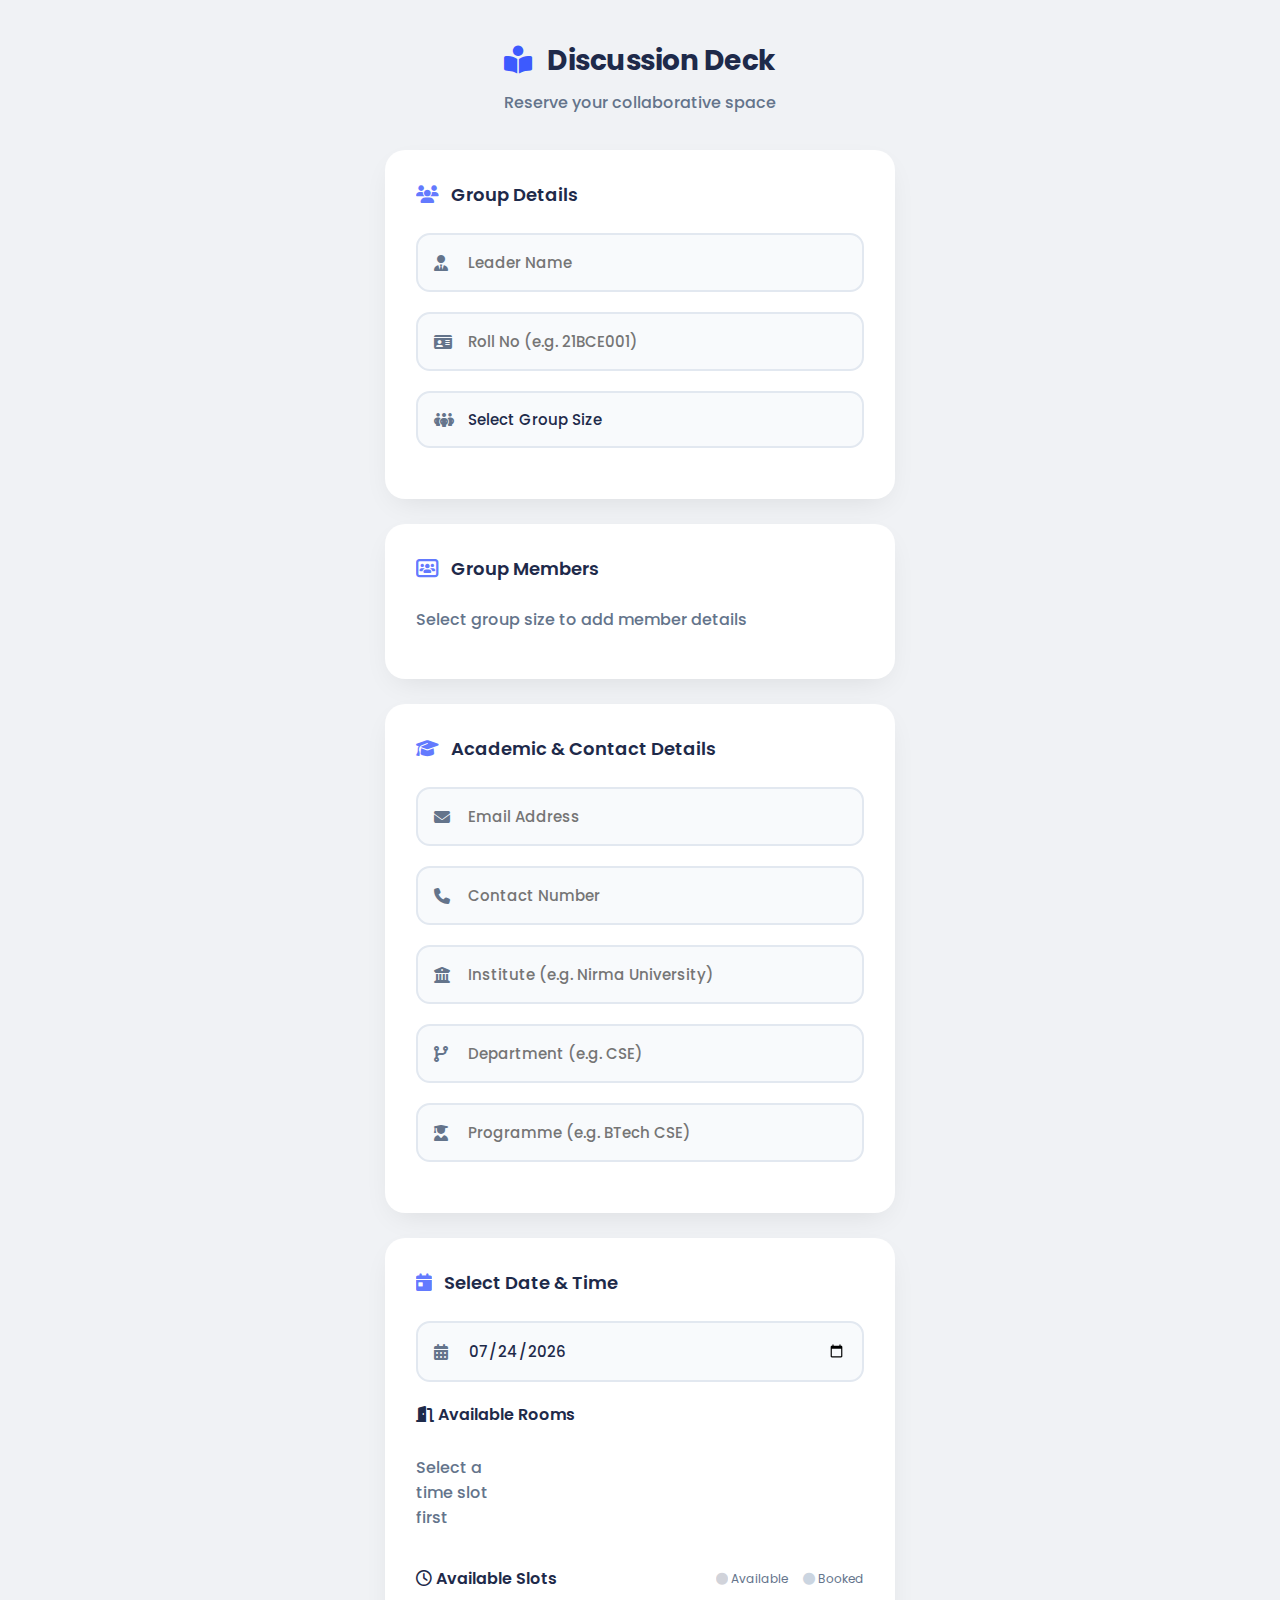
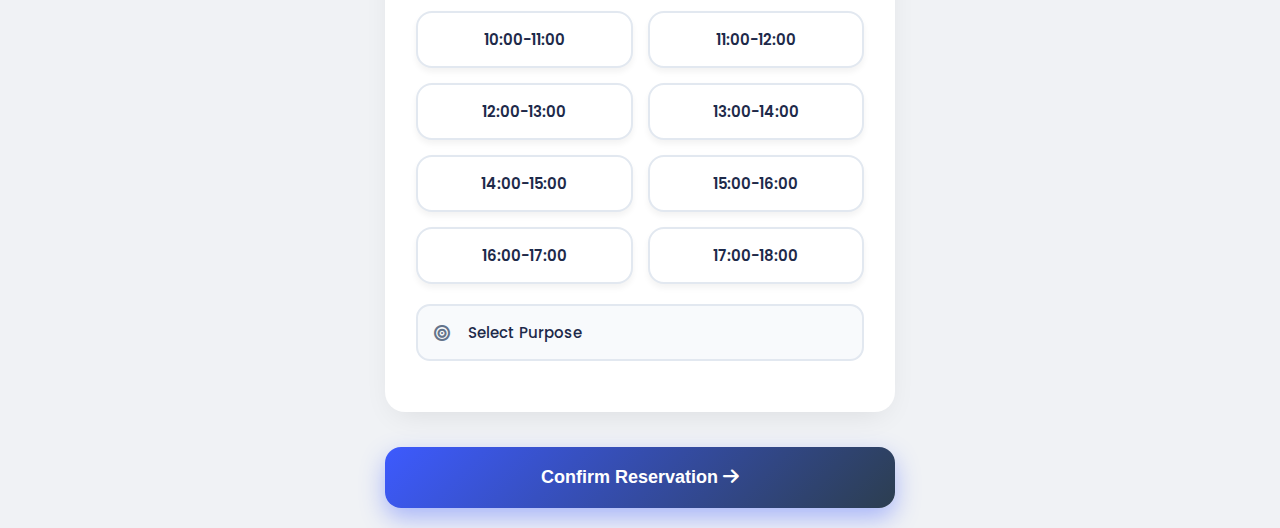
<file: frontend/index.html>
<!DOCTYPE html>
<html lang="en">
<head>
    <meta charset="UTF-8">
    <meta name="viewport" content="width=device-width, initial-scale=1.0">
    <title>Discussion Deck | Library Booking</title>

    <link href="https://fonts.googleapis.com/css2?family=Poppins:wght@400;500;600;700&display=swap" rel="stylesheet">
    <link rel="stylesheet" href="https://cdnjs.cloudflare.com/ajax/libs/font-awesome/6.4.0/css/all.min.css">

    <link rel="stylesheet" href="style.css">
</head>

<body>
<div class="main-wrapper">
<div class="container">

    <div class="header-section">
        <h1><i class="fa-solid fa-book-open-reader"></i> Discussion Deck</h1>
        <p class="subtitle">Reserve your collaborative space</p>
    </div>

    <div class="card">
        <h3><i class="fa-solid fa-users"></i> Group Details</h3>

        <form id="bookingForm">

            <div class="input-group">
                <i class="fa-solid fa-user-tie input-icon"></i>
                <input type="text" id="leaderName" placeholder="Leader Name" required>
            </div>

            <div class="input-group">
                <i class="fa-solid fa-id-card input-icon"></i>
                <input type="text" id="rollNo" placeholder="Roll No (e.g. 21BCE001)" required>
            </div>

            <div class="input-group">
                <i class="fa-solid fa-people-group input-icon"></i>
                <select id="groupSize" required>
                    <option value="" disabled selected>Select Group Size</option>
                    <option value="3">3 Students</option>
                    <option value="4">4 Students</option>
                    <option value="5">5 Students</option>
                    <option value="6">6 Students</option>
                </select>
            </div>

        </form>
    </div>

    <div class="card">
        <h3><i class="fa-solid fa-users-rectangle"></i> Group Members</h3>
        <div id="groupMembersContainer">
            <p class="subtitle">Select group size to add member details</p>
        </div>
    </div>

    <div class="card">
        <h3><i class="fa-solid fa-graduation-cap"></i> Academic & Contact Details</h3>

        <div class="input-group">
            <i class="fa-solid fa-envelope input-icon"></i>
            <input type="email" id="email" placeholder="Email Address" required>
        </div>

        <div class="input-group">
            <i class="fa-solid fa-phone input-icon"></i>
            <input type="tel" id="contactNo" placeholder="Contact Number" required>
        </div>

        <div class="input-group">
            <i class="fa-solid fa-building-columns input-icon"></i>
            <input type="text" id="institute" placeholder="Institute (e.g. Nirma University)" required>
        </div>

        <div class="input-group">
            <i class="fa-solid fa-code-branch input-icon"></i>
            <input type="text" id="department" placeholder="Department (e.g. CSE)" required>
        </div>

        <div class="input-group">
            <i class="fa-solid fa-user-graduate input-icon"></i>
            <input type="text" id="programme" placeholder="Programme (e.g. BTech CSE)" required>
        </div>
    </div>

    <div class="card">
        <h3><i class="fa-solid fa-calendar-day"></i> Select Date & Time</h3>
        
        <div class="input-group">
            <i class="fa-solid fa-calendar-days input-icon"></i>
            <input type="date" id="bookingDate" required>
        </div>

        <div class="card-header-flex">
            <h4><i class="fa-solid fa-door-open"></i> Available Rooms</h4>
        </div>
        <div class="room-grid" id="roomGrid"></div>

        <div class="card-header-flex" style="margin-top: 20px;">
            <h4><i class="fa-regular fa-clock"></i> Available Slots</h4>
            <div class="status-legend">
                <span><i class="fa-solid fa-circle dot-free"></i> Available</span>
                <span><i class="fa-solid fa-circle dot-booked"></i> Booked</span>
            </div>
        </div>
        <div class="slot-grid" id="slotGrid"></div>

        <div class="input-group" style="margin-top: 20px;">
            <i class="fa-solid fa-bullseye input-icon"></i>
            <select id="purpose" required>
                <option value="" disabled selected>Select Purpose</option>
                <option>Group Study</option>
                <option>Project Discussion</option>
                <option>Presentation Practice</option>
                <option>Other</option>
            </select>
        </div>
    </div>

    <button id="confirmBtn" class="main-btn" onclick="bookRoom()">
        Confirm Reservation <i class="fa-solid fa-arrow-right"></i>
    </button>

</div>
</div>

<script src="main.js"></script>
</body>
</html>
</file>
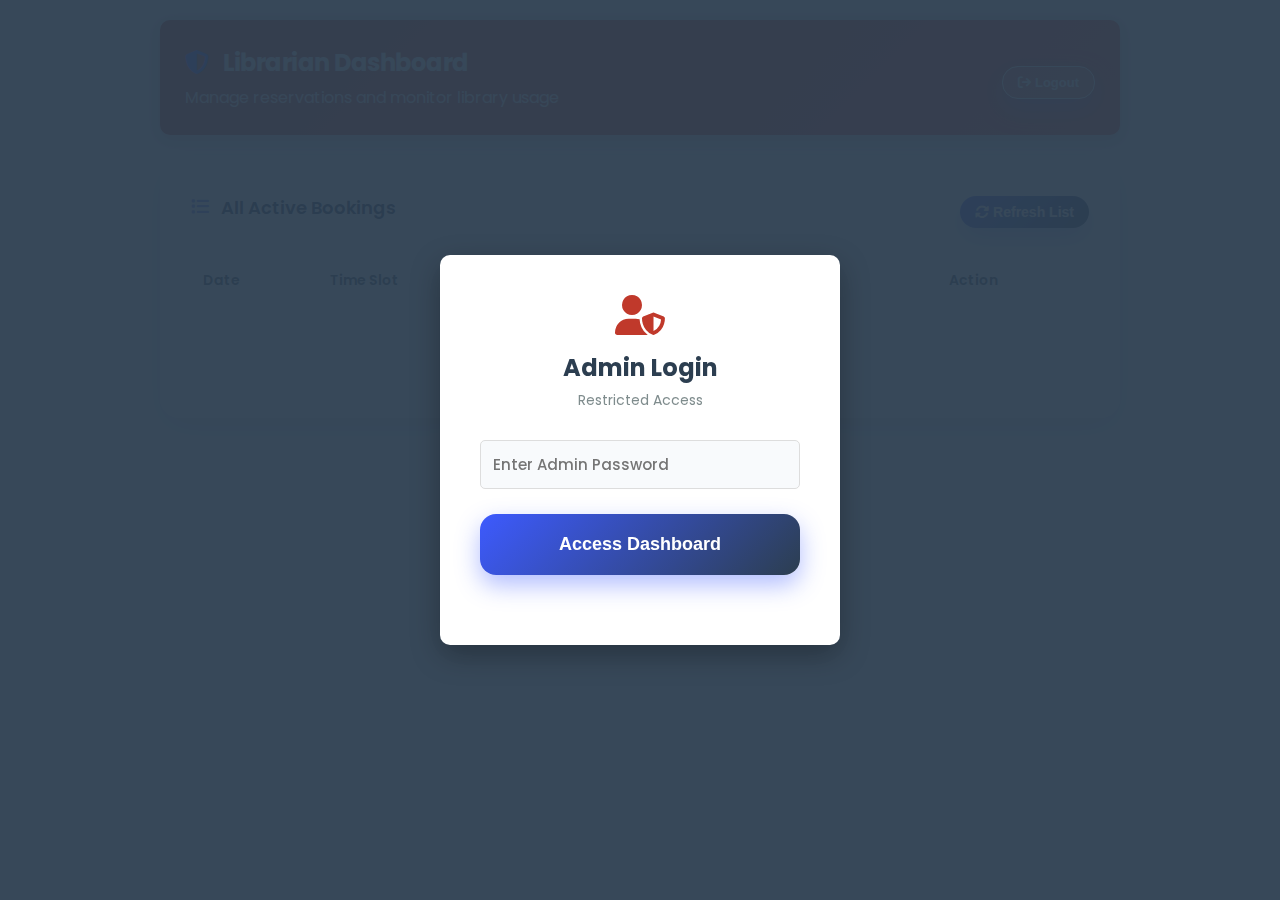
<file: frontend/admin.html>
<!DOCTYPE html>
<html lang="en">
<head>
    <meta charset="UTF-8">
    <meta name="viewport" content="width=device-width, initial-scale=1.0">
    <title>Librarian Dashboard | Nima Library</title>
    <link href="https://fonts.googleapis.com/css2?family=Poppins:wght@400;500;600&display=swap" rel="stylesheet">
    <link rel="stylesheet" href="https://cdnjs.cloudflare.com/ajax/libs/font-awesome/6.4.0/css/all.min.css">
    <link rel="stylesheet" href="style.css">
    <style>
        /* Admin Specific Styles */
        .admin-header { 
            background: linear-gradient(135deg, #c0392b, #e74c3c); 
            color: white; 
            padding: 25px; 
            border-radius: 10px; 
            margin-bottom: 20px; 
            box-shadow: 0 4px 15px rgba(192, 57, 43, 0.3);
        }
        .admin-header h1 { font-size: 24px; margin-bottom: 5px; }
        
        .booking-table { width: 100%; border-collapse: collapse; margin-top: 15px; font-size: 14px; }
        .booking-table th { background: #f8f9fa; padding: 12px; text-align: left; font-weight: 600; color: #2c3e50; border-bottom: 2px solid #eee; }
        .booking-table td { padding: 12px; border-bottom: 1px solid #eee; color: #555; vertical-align: middle; }
        .booking-table tr:hover { background-color: #fafafa; }
        
        .delete-btn {
            background: #ffebee; color: #c0392b; border: 1px solid #c0392b;
            padding: 6px 12px; border-radius: 4px; cursor: pointer; font-size: 12px; font-weight: 500;
            transition: 0.2s;
        }
        .delete-btn:hover { background: #c0392b; color: white; }

        /* Login Overlay */
        #loginOverlay {
            position: fixed; top: 0; left: 0; width: 100%; height: 100%;
            background: rgba(44, 62, 80, 0.95); z-index: 999;
            display: flex; justify-content: center; align-items: center;
        }
        .login-box { background: white; padding: 40px; border-radius: 10px; text-align: center; width: 320px; box-shadow: 0 10px 30px rgba(0,0,0,0.3); }
        .login-box input { width: 100%; padding: 12px; margin: 15px 0; border: 1px solid #ddd; border-radius: 5px; box-sizing: border-box; }
        .login-status { margin-top: 10px; font-size: 13px; color: #e74c3c; min-height: 20px;}
    </style>
</head>
<body>

<div id="loginOverlay">
    <div class="login-box">
        <i class="fa-solid fa-user-shield" style="font-size: 40px; color: #c0392b; margin-bottom: 15px;"></i>
        <h2 style="margin: 0; color: #2c3e50;">Admin Login</h2>
        <p style="color: #7f8c8d; font-size: 14px; margin-top: 5px;">Restricted Access</p>
        
        <input type="password" id="adminPass" placeholder="Enter Admin Password">
        <button class="main-btn" onclick="checkLogin()" style="width: 100%;">Access Dashboard</button>
        <div class="login-status" id="loginStatus"></div>
    </div>
</div>

<div class="main-wrapper">
    <div class="container" style="max-width: 1000px;">
        
        <div class="admin-header">
            <div style="display: flex; justify-content: space-between; align-items: center;">
                <div>
                    <h1><i class="fa-solid fa-shield-halved"></i> Librarian Dashboard</h1>
                    <p style="margin:0; opacity: 0.9;">Manage reservations and monitor library usage</p>
                </div>
                <div style="text-align: right;">
                    <button class="main-btn" style="background: rgba(255,255,255,0.2); border: 1px solid white; font-size: 13px; padding: 8px 15px;" onclick="window.location.reload()">
                        <i class="fa-solid fa-arrow-right-from-bracket"></i> Logout
                    </button>
                </div>
            </div>
        </div>

        <div class="card">
            <div style="display: flex; justify-content: space-between; align-items: center; margin-bottom: 15px;">
                <h3 style="margin:0;"><i class="fa-solid fa-list"></i> All Active Bookings</h3>
                <button class="main-btn" style="width: auto; padding: 8px 15px; font-size: 14px;" onclick="loadAllBookings()">
                    <i class="fa-solid fa-rotate"></i> Refresh List
                </button>
            </div>

            <div style="overflow-x: auto;">
                <table class="booking-table">
                    <thead>
                        <tr>
                            <th>Date</th>
                            <th>Time Slot</th>
                            <th>Room</th>
                            <th>Student Leader</th>
                            <th>Action</th>
                        </tr>
                    </thead>
                    <tbody id="adminTableBody">
                        <tr><td colspan="5" style="text-align:center; padding: 30px; color: #888;">Waiting for login...</td></tr>
                    </tbody>
                </table>
            </div>
        </div>

        <div style="text-align: center; margin-top: 30px;">
            <a href="index.html" style="color: #666; text-decoration: none; font-size: 14px;">
                <i class="fa-solid fa-arrow-left"></i> Return to Student View
            </a>
        </div>

    </div>
</div>

<script>
    // ✅ VERIFY THIS LINK
    const BACKEND_URL = "https://nima-backend.vercel.app"; 

    // 1. SECURE LOGIN
    async function checkLogin() {
        const pass = document.getElementById("adminPass").value;
        const btn = document.querySelector(".login-box button");
        const status = document.getElementById("loginStatus");
        
        btn.innerText = "Verifying...";
        btn.disabled = true;
        status.innerText = "";

        try {
            const res = await fetch(`${BACKEND_URL}/admin-login`, {
                method: "POST",
                headers: { "Content-Type": "application/json" },
                body: JSON.stringify({ password: pass })
            });

            const result = await res.json();

            if (result.status === "success") {
                // Login Success
                document.getElementById("loginOverlay").style.display = "none";
                loadAllBookings();
            } else {
                // Login Failed
                status.innerText = "❌ " + result.message;
                btn.innerText = "Access Dashboard";
                btn.disabled = false;
            }
        } catch (err) {
            console.error(err);
            status.innerText = "❌ Server Error. Check connection.";
            btn.innerText = "Access Dashboard";
            btn.disabled = false;
        }
    }

    // 2. LOAD DATA
    async function loadAllBookings() {
        const tbody = document.getElementById("adminTableBody");
        tbody.innerHTML = `<tr><td colspan="5" style="text-align:center; padding:30px;">Loading data...</td></tr>`;

        try {
            const res = await fetch(`${BACKEND_URL}/admin/all-bookings`);
            const data = await res.json();
            
            tbody.innerHTML = ""; 

            if (data.bookings && data.bookings.length > 0) {
                // Sort by Date (Newest bookings on top)
                data.bookings.sort((a, b) => new Date(b.date) - new Date(a.date));

                data.bookings.forEach(b => {
                    const row = `
                        <tr>
                            <td>${b.date}</td>
                            <td>${b.time_slot}</td>
                            <td><span style="color: #2980b9; font-weight: bold; background: #eaf2f8; padding: 3px 8px; border-radius: 4px;">${b.room_id}</span></td>
                            <td>
                                <strong>${b.leader}</strong><br>
                                <span style="font-size: 12px; color: #888;">${b.roll_no}</span>
                            </td>
                            <td>
                                <button class="delete-btn" onclick="deleteBooking('${b.room_id}', '${b.date}', '${b.time_slot}')">
                                    <i class="fa-solid fa-trash"></i> Cancel
                                </button>
                            </td>
                        </tr>
                    `;
                    tbody.innerHTML += row;
                });
            } else {
                tbody.innerHTML = `<tr><td colspan="5" style="text-align:center; padding:30px; color:#888;">No active bookings found.</td></tr>`;
            }
        } catch (err) {
            console.error(err);
            tbody.innerHTML = `<tr><td colspan="5" style="text-align:center; color:red; padding:30px;">Error loading data. Is Backend running?</td></tr>`;
        }
    }

    // 3. DELETE BOOKING
    async function deleteBooking(roomId, date, timeSlot) {
        if (!confirm(`⚠️ WARNING: Are you sure you want to cancel the booking for Room ${roomId}? This cannot be undone.`)) return;

        try {
            const res = await fetch(`${BACKEND_URL}/cancel-booking`, {
                method: "POST",
                headers: { "Content-Type": "application/json" },
                body: JSON.stringify({ room_id: roomId, date: date, time_slot: timeSlot })
            });
            
            const result = await res.json();
            if (result.status === "success") {
                alert("✅ Booking Cancelled Successfully!");
                loadAllBookings(); // Refresh table immediately
            } else {
                alert("Error: " + result.message);
            }
        } catch (err) {
            alert("Failed to delete.");
        }
    }
    
    // Allow pressing "Enter" to login
    document.getElementById("adminPass").addEventListener("keypress", function(event) {
        if (event.key === "Enter") {
            checkLogin();
        }
    });
</script>
</body>
</html>
</file>
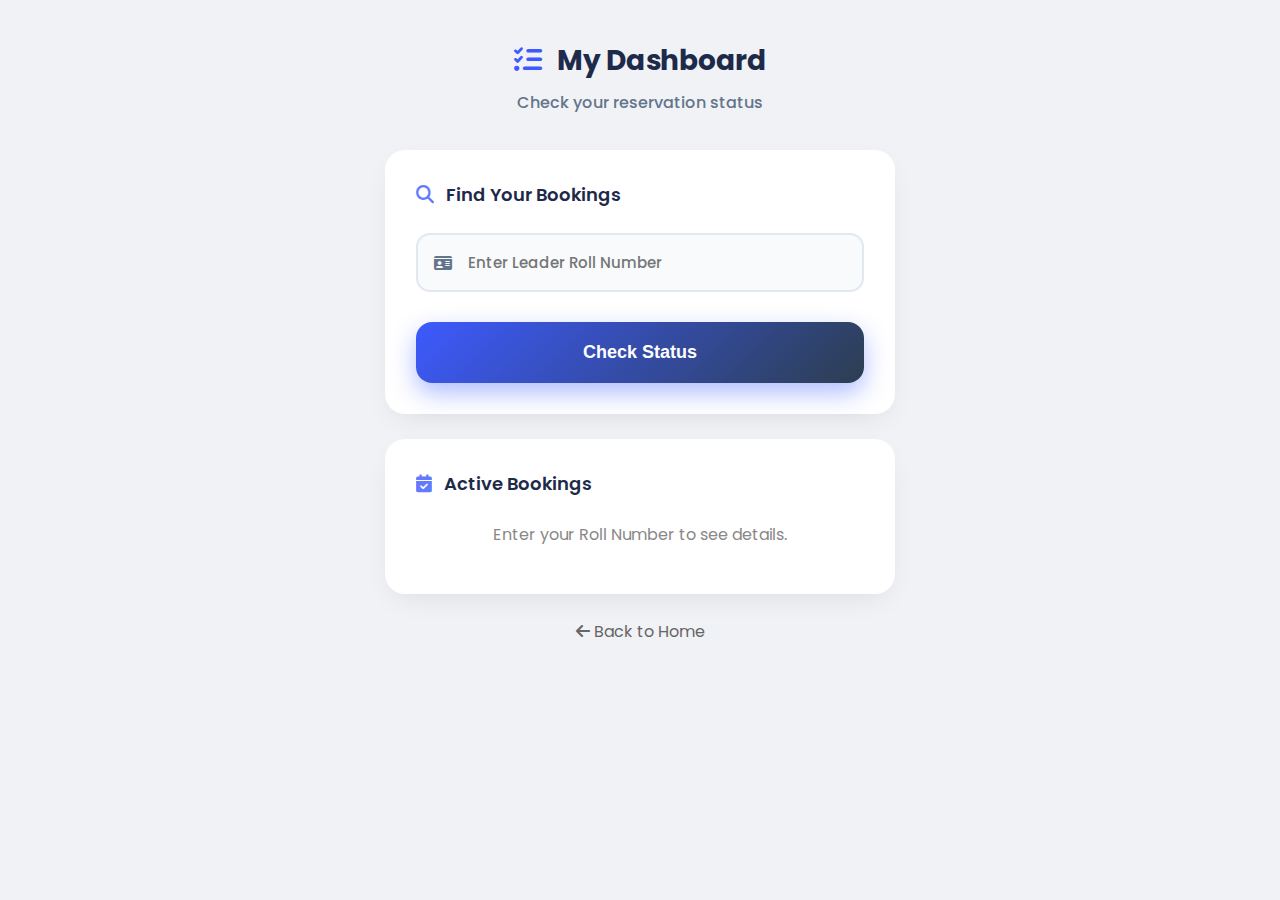
<file: frontend/manage.html>
<!DOCTYPE html>
<html lang="en">
<head>
    <meta charset="UTF-8">
    <meta name="viewport" content="width=device-width, initial-scale=1.0">
    <title>My Bookings | Nima Library</title>
    <link href="https://fonts.googleapis.com/css2?family=Poppins:wght@400;500;600&display=swap" rel="stylesheet">
    <link rel="stylesheet" href="https://cdnjs.cloudflare.com/ajax/libs/font-awesome/6.4.0/css/all.min.css">
    <link rel="stylesheet" href="style.css">
</head>
<body>

<div class="main-wrapper">
    <div class="container">
        
        <div class="header-section">
            <h1><i class="fa-solid fa-list-check"></i> My Dashboard</h1>
            <p class="subtitle">Check your reservation status</p>
        </div>

        <div class="card">
            <h3><i class="fa-solid fa-magnifying-glass"></i> Find Your Bookings</h3>
            <div class="input-group">
                <i class="fa-solid fa-id-card input-icon"></i>
                <input type="text" id="searchRollNo" placeholder="Enter Leader Roll Number">
            </div>
            <button class="main-btn" onclick="findBookings()">Check Status</button>
        </div>

        <div class="card">
            <h3><i class="fa-solid fa-calendar-check"></i> Active Bookings</h3>
            <div id="resultsContainer">
                <p style="text-align: center; color: #888; margin-top: 20px;">Enter your Roll Number to see details.</p>
            </div>
        </div>

        <div style="text-align: center; margin-top: 20px;">
            <a href="index.html" style="color: #666; text-decoration: none;">
                <i class="fa-solid fa-arrow-left"></i> Back to Home
            </a>
        </div>

    </div>
</div>

<script>
    const BACKEND_URL = "https://nima-backend.vercel.app"; // ✅ CHECK THIS

    async function findBookings() {
        const rollNo = document.getElementById('searchRollNo').value.trim();
        const container = document.getElementById('resultsContainer');

        if (!rollNo) {
            alert("Please enter a Roll Number");
            return;
        }

        container.innerHTML = `<p style="text-align:center;">Searching...</p>`;

        try {
            const res = await fetch(`${BACKEND_URL}/my-bookings?roll_no=${rollNo}`);
            const data = await res.json();

            if (data.bookings && data.bookings.length > 0) {
                container.innerHTML = ""; 
                data.bookings.forEach(b => {
                    const div = document.createElement('div');
                    div.style.background = "#f8f9fa";
                    div.style.padding = "15px";
                    div.style.borderRadius = "8px";
                    div.style.marginBottom = "10px";
                    div.style.borderLeft = "5px solid #27ae60";
                    
                    div.innerHTML = `
                        <h4 style="margin:0 0 5px 0;">${b.room_id}</h4>
                        <p style="margin:0; font-size:14px; color:#555;">
                            <i class="fa-regular fa-calendar"></i> ${b.date} &nbsp;|&nbsp; 
                            <i class="fa-regular fa-clock"></i> ${b.time_slot}
                        </p>
                        <div style="margin-top:5px; font-size:12px; font-weight:bold; color:#27ae60;">
                            <i class="fa-solid fa-circle-check"></i> Confirmed
                        </div>
                    `;
                    container.appendChild(div);
                });
            } else {
                container.innerHTML = `<p style="text-align:center; color:#888;">No bookings found for ${rollNo}</p>`;
            }
        } catch (err) {
            console.error(err);
            container.innerHTML = `<p style="text-align:center; color:red;">Error connecting to server.</p>`;
        }
    }
</script>
</body>
</html>
</file>
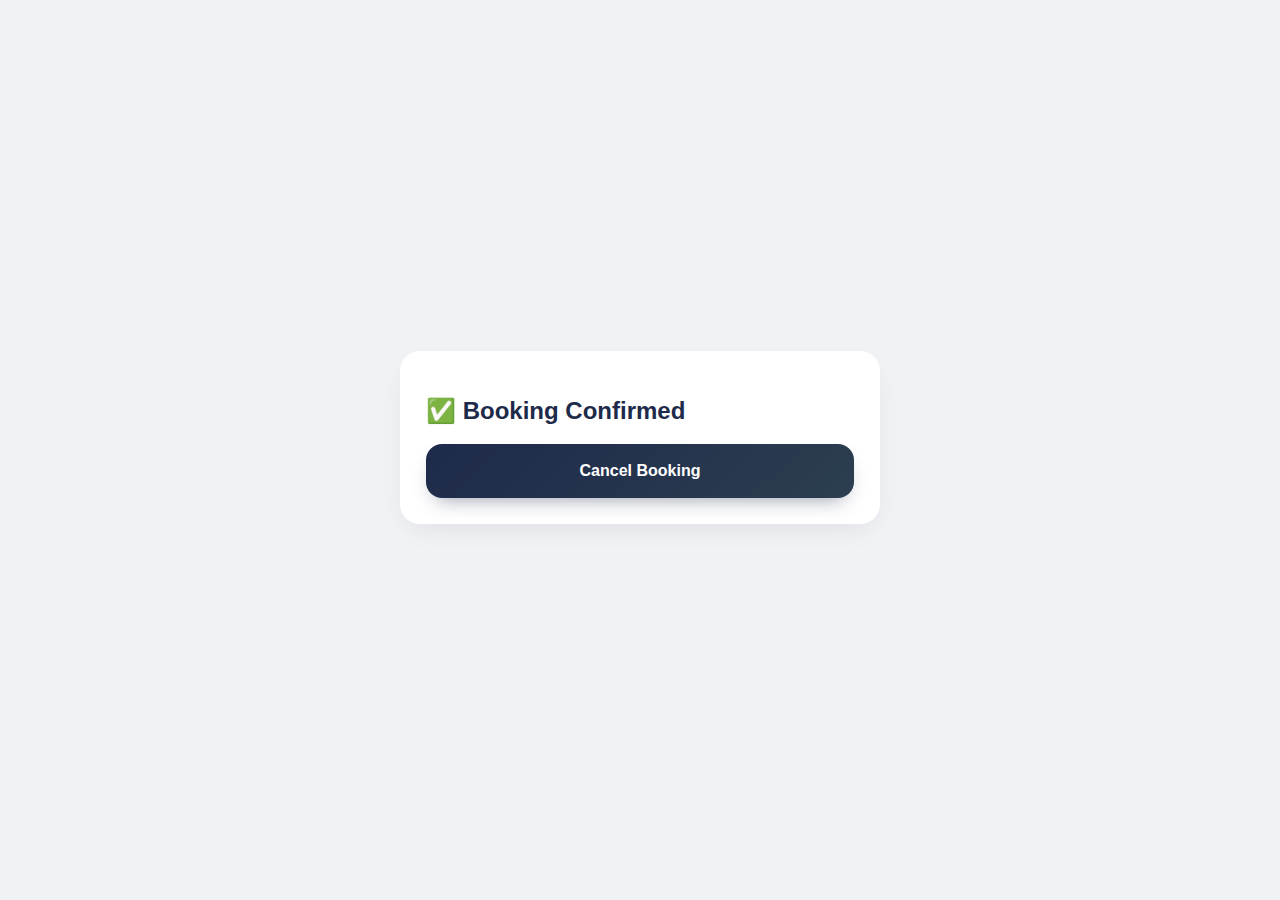
<file: frontend/success.html>
<!DOCTYPE html>
<html lang="en">
<head>
  <meta charset="UTF-8" />
  <title>Booking Confirmed</title>
  <link rel="stylesheet" href="../static/style.css" />
</head>
<body>

<div class="container">
  <div class="card">
    <h2>✅ Booking Confirmed</h2>
    <div id="bookingDetails"></div>

    <button id="cancelBtn" class="main-btn danger">
      Cancel Booking
    </button>
  </div>
</div>

<script src="../static/success.js"></script>
</body>
</html>
</file>
<file: frontend/style.css>
@import url('https://fonts.googleapis.com/css2?family=Poppins:wght@400;500;600;700&display=swap');

/* --- 1. Define the classy color palette --- */
:root {
    --primary-dark: #1e2a4a; /* Deep Navy Blue */
    --primary-accent: #3d5afe; /* Vibrant Royal Blue for selections */
    --secondary-text: #64748b; /* Muted grey for subtitles */
    --bg-color: #f0f2f5; /* Very soft light grey background */
    --card-bg: #ffffff;
    --success: #00c853; /* A classy emerald green */
    --error: #e53935; /* A deep red */
    --shadow-soft: 0 10px 30px -10px rgba(0,0,0,0.1); /* Soft, expensive-looking shadow */
}

body {
    font-family: 'Poppins', sans-serif; /* The new professional font */
    background-color: var(--bg-color);
    margin: 0;
    min-height: 100vh;
    color: var(--primary-dark);
}

/* Wrapper to center everything nicely */
.main-wrapper {
    width: 100%;
    display: flex;
    flex-direction: column;
    align-items: center;
    position: relative;
}

.container {
    max-width: 550px; /* Slightly wider for better breathing room */
    width: 100%;
    padding: 20px;
    box-sizing: border-box;
}

/* --- Hero Section Styles --- */
.hero-section {
    height: 60vh; /* Takes up 60% of screen height */
    width: 100%;
    /* Replace URL with your library photo path */
    background: linear-gradient(rgba(30, 42, 74, 0.8), rgba(30, 42, 74, 0.6)), 
                url('https://nirmauni.ac.in/wp-content/uploads/2020/01/Library-Banner.jpg');
    background-size: cover;
    background-position: center;
    display: flex;
    justify-content: center;
    align-items: center;
    text-align: center;
    color: white;
    margin-bottom: -40px; /* Pulls the content up into the hero */
    padding-bottom: 40px;
    position: relative;
    z-index: 0;
}

.hero-content .nirma-logo {
    width: 100px;
    margin-bottom: 15px;
    filter: drop-shadow(0 0 10px rgba(255,255,255,0.2));
}

.hero-content h1 {
    font-size: 2.5rem;
    font-weight: 700;
    margin: 0 0 10px 0;
    text-shadow: 0 2px 4px rgba(0,0,0,0.3);
}

.hero-content p {
    font-size: 1.1rem;
    opacity: 0.9;
    margin: 0;
}

.hero-scroll-hint {
    margin-top: 30px;
    animation: bounce 2s infinite;
    font-size: 0.9rem;
    opacity: 0.8;
}

@keyframes bounce {
    0%, 20%, 50%, 80%, 100% {transform: translateY(0);}
    40% {transform: translateY(-10px);}
    60% {transform: translateY(-5px);}
}

/* --- Header Styling (Below Hero) --- */
.header-section {
    text-align: center;
    margin-bottom: 35px;
    margin-top: 20px;
}

h1 {
    font-weight: 700;
    margin: 0;
    font-size: 28px;
    letter-spacing: -0.5px;
}

h1 i { color: var(--primary-accent); margin-right: 10px;}

.subtitle {
    color: var(--secondary-text);
    margin-top: 8px;
    font-weight: 500;
}

/* --- Card Styling --- */
.card {
    background: var(--card-bg);
    padding: 30px;
    border-radius: 20px;
    box-shadow: var(--shadow-soft);
    margin-bottom: 25px;
    border: 1px solid rgba(255,255,255,0.5);
    position: relative;
    z-index: 1; /* Sits above the hero background */
}

h3 {
    margin-top: 0;
    font-size: 18px;
    font-weight: 600;
    margin-bottom: 25px;
    display: flex;
    align-items: center;
    gap: 12px;
    color: var(--primary-dark);
}
h3 i { color: var(--primary-accent); opacity: 0.8;}

/* --- Fancy Input Fields --- */
.input-group {
    position: relative;
    margin-bottom: 20px;
}

.input-icon {
    position: absolute;
    left: 18px;
    top: 50%;
    transform: translateY(-50%);
    color: var(--secondary-text);
    z-index: 2;
    font-size: 16px;
}

input, select {
    width: 100%;
    padding: 16px 16px 16px 50px;
    border: 2px solid #e2e8f0;
    border-radius: 14px;
    box-sizing: border-box;
    font-family: 'Poppins', sans-serif;
    font-size: 15px;
    font-weight: 500;
    transition: all 0.2s ease;
    background: #f8fafc;
    color: var(--primary-dark);
    appearance: none;
}

input:focus, select:focus {
    border-color: var(--primary-accent);
    background: #fff;
    outline: none;
    box-shadow: 0 0 0 4px rgba(61, 90, 254, 0.1);
}

/* --- Slot Grid --- */
.card-header-flex {
    display: flex;
    justify-content: space-between;
    align-items: center;
    margin-bottom: 20px;
}
.card-header-flex h4 { margin: 0; font-size: 16px; font-weight: 600;}

.status-legend { font-size: 12px; color: var(--secondary-text); display: flex; gap: 15px;}
.dot-free { color: var(--primary-dark); opacity: 0.2;} /* Changed to grey for free */
.dot-booked { color: #cbd5e1;} /* Muted grey for booked */

.slot-grid {
    display: grid;
    grid-template-columns: repeat(2, 1fr);
    gap: 15px;
}

.slot-btn {
    padding: 15px;
    border: 2px solid transparent;
    border-radius: 16px;
    cursor: pointer;
    font-family: 'Poppins', sans-serif;
    font-weight: 600;
    font-size: 15px;
    background: white;
    box-shadow: 0 4px 6px rgba(0,0,0,0.05);
    transition: all 0.2s;
    color: var(--primary-dark);
}

.slot-btn.free {
    border-color: #e2e8f0;
}

.slot-btn.free:hover {
    border-color: var(--primary-accent);
    transform: translateY(-2px);
    box-shadow: 0 8px 15px rgba(61, 90, 254, 0.1);
}

.slot-btn.selected {
    background-color: var(--primary-accent);
    color: white;
    border-color: var(--primary-accent);
    box-shadow: 0 8px 20px rgba(61, 90, 254, 0.3);
    transform: scale(1.02);
}

.slot-btn.booked {
    background-color: #f1f5f9;
    color: #94a3b8;
    cursor: not-allowed;
    box-shadow: none;
    text-decoration: line-through;
}

/* --- Room Grid (UPDATED) --- */
.room-grid {
    display: grid;
    grid-template-columns: repeat(auto-fill, minmax(80px, 1fr)); /* Adaptive columns */
    gap: 10px;
}

.room-btn {
    padding: 12px;
    border-radius: 12px;
    border: 2px solid #e2e8f0;
    background: white;
    cursor: pointer;
    font-family: 'Poppins', sans-serif;
    font-weight: 600;
    color: var(--primary-dark);
    transition: all 0.2s;
}

.room-btn:hover:not(:disabled) {
    border-color: var(--primary-accent);
    color: var(--primary-accent);
}

.room-btn.selected {
    background: var(--primary-accent);
    color: white;
    border-color: var(--primary-accent);
    box-shadow: 0 5px 15px rgba(61, 90, 254, 0.3);
}

.room-btn.room-booked {
    background: #f1f5f9;
    color: #cbd5e1;
    border-color: transparent;
    cursor: not-allowed;
}

/* --- Group Members Block --- */
.member-input-block {
    margin-bottom: 20px;
    border-bottom: 1px dashed #e2e8f0;
    padding-bottom: 15px;
}
.member-input-block:last-child {
    border-bottom: none;
    padding-bottom: 0;
}

/* --- Main Button --- */
.main-btn {
    width: 100%;
    padding: 20px;
    background: linear-gradient(135deg, var(--primary-accent), #2c3e50);
    color: white;
    border: none;
    border-radius: 16px;
    font-size: 18px;
    font-weight: 700;
    cursor: pointer;
    transition: all 0.2s;
    box-shadow: 0 10px 25px rgba(61, 90, 254, 0.4);
    margin-top: 10px;
}

.main-btn:hover {
    transform: translateY(-3px);
    box-shadow: 0 15px 35px rgba(61, 90, 254, 0.5);
}

.main-btn:active {
    transform: scale(0.98);
}

/* --- Admin Corner Button --- */
.admin-corner-btn {
    position: absolute;
    top: 20px;
    right: 20px;
    text-decoration: none;
    color: white;
    background: rgba(255, 255, 255, 0.2);
    border: 1px solid rgba(255, 255, 255, 0.5);
    padding: 8px 15px;
    border-radius: 30px;
    font-size: 13px;
    font-weight: 500;
    backdrop-filter: blur(5px);
    transition: 0.3s;
    z-index: 10;
}

.admin-corner-btn:hover {
    background: white;
    color: var(--primary-dark);
}
</file>
<file: static/style.css>
/* static/style.css */

/* --- 1. Define the classy color palette --- */
:root {
    --primary-dark: #1e2a4a; /* Deep Navy Blue */
    --primary-accent: #3d5afe; /* Vibrant Royal Blue for selections */
    --secondary-text: #64748b; /* Muted grey for subtitles */
    --bg-color: #f0f2f5; /* Very soft light grey background */
    --card-bg: #ffffff;
    --success: #00c853; /* A classy emerald green */
    --error: #e53935; /* A deep red */
    --shadow-soft: 0 10px 30px -10px rgba(0,0,0,0.1); /* Soft, expensive-looking shadow */
}

body {
    font-family: 'Poppins', sans-serif; /* The new professional font */
    background-color: var(--bg-color);
    margin: 0;
    min-height: 100vh;
    display: flex;
    justify-content: center;
    align-items: center;
    color: var(--primary-dark);
}

/* Wrapper to center everything nicely */
.main-wrapper {
    padding: 20px;
    width: 100%;
    display: flex;
    justify-content: center;
}

.container {
    max-width: 480px;
    width: 100%;
}

/* --- Header Styling --- */
.header-section {
    text-align: center;
    margin-bottom: 35px;
}

h1 {
    font-weight: 700;
    margin: 0;
    font-size: 28px;
    letter-spacing: -0.5px;
}

h1 i { color: var(--primary-accent); margin-right: 10px;}

.subtitle {
    color: var(--secondary-text);
    margin-top: 8px;
    font-weight: 500;
}

/* --- Card & Form Styling --- */
.card {
    background: var(--card-bg);
    padding: 25px;
    border-radius: 20px; /* Rounder corners look more modern */
    box-shadow: var(--shadow-soft);
    margin-bottom: 25px;
    border: 1px solid rgba(255,255,255,0.5); /* Subtle glass effect border */
}

h3 {
    margin-top: 0;
    font-size: 18px;
    font-weight: 600;
    margin-bottom: 20px;
    display: flex;
    align-items: center;
    gap: 10px;
}
h3 i { color: var(--secondary-text); opacity: 0.7;}

/* Fancy Input Fields with Icons */
.input-group {
    position: relative;
    margin-bottom: 15px;
}

.input-icon {
    position: absolute;
    left: 15px;
    top: 50%;
    transform: translateY(-50%);
    color: var(--secondary-text);
    z-index: 2;
}

input, select {
    width: 100%;
    padding: 15px 15px 15px 45px; /* Extra padding on left for the icon */
    border: 2px solid #e2e8f0;
    border-radius: 12px;
    box-sizing: border-box;
    font-family: 'Poppins', sans-serif;
    font-size: 14px;
    font-weight: 500;
    transition: all 0.3s ease;
    background: #f8fafc;
    color: var(--primary-dark);
    appearance: none; /* Removes default dropdown arrow to look cleaner */
}

input:focus, select:focus {
    border-color: var(--primary-accent);
    background: #fff;
    outline: none;
    box-shadow: 0 0 0 4px rgba(61, 90, 254, 0.1); /* Subtle blue glow */
}


/* --- The Slot Grid (The star of the show) --- */
.card-header-flex {
    display: flex;
    justify-content: space-between;
    align-items: center;
    margin-bottom: 20px;
}
.card-header-flex h3 { margin-bottom: 0;}

.status-legend { font-size: 12px; color: var(--secondary-text); display: flex; gap: 15px;}
.dot-free { color: var(--success);}
.dot-booked { color: #cbd5e1;}


.slot-grid {
    display: grid;
    grid-template-columns: 1fr 1fr;
    gap: 12px;
}

.slot-btn {
    padding: 15px;
    border: 2px solid transparent;
    border-radius: 16px;
    cursor: pointer;
    display: flex;
    flex-direction: column;
    align-items: center;
    justify-content: center;
    transition: all 0.2s cubic-bezier(0.4, 0, 0.2, 1);
    position: relative;
    overflow: hidden;
}

.time { font-size: 18px; font-weight: 700; }
.period { font-size: 12px; font-weight: 500; opacity: 0.8;}

/* Free State - Clean and inviting */
.free {
    background-color: #ffffff;
    border-color: #e2e8f0;
    color: var(--primary-dark);
    box-shadow: 0 4px 6px rgba(0,0,0,0.05);
}

.free:hover {
    border-color: var(--primary-accent);
    transform: translateY(-3px); /* Subtle lift effect */
    box-shadow: 0 10px 20px rgba(61, 90, 254, 0.15);
}

/* Selected State - Bold and clear */
.selected {
    background-color: var(--primary-accent) !important;
    color: white !important;
    border-color: transparent;
    box-shadow: 0 10px 20px rgba(61, 90, 254, 0.3);
    transform: scale(1.02);
}

/* Booked State - Muted and clearly disabled */
.booked {
    background-color: #f1f5f9;
    color: #94a3b8;
    border: none;
    cursor: not-allowed;
}
.booked .time, .booked .period {
    text-decoration: line-through;
    opacity: 0.5;
}
.booked-label {
    font-size: 10px;
    text-transform: uppercase;
    letter-spacing: 1px;
    font-weight: 700;
    color: var(--error);
    margin-top: 5px;
}

/* --- The Final Button --- */
.main-btn {
    width: 100%;
    padding: 18px;
    background: linear-gradient(135deg, var(--primary-dark), #2c3e50); /* Subtle gradient */
    color: white;
    border: none;
    border-radius: 16px;
    font-size: 16px;
    font-weight: 700;
    font-family: 'Poppins', sans-serif;
    cursor: pointer;
    transition: transform 0.2s, box-shadow 0.2s;
    display: flex;
    justify-content: center;
    align-items: center;
    gap: 10px;
    box-shadow: 0 10px 20px -10px rgba(30, 42, 74, 0.5);
}

.main-btn:hover {
    transform: translateY(-2px);
    box-shadow: 0 15px 30px -10px rgba(30, 42, 74, 0.6);
}
.main-btn:active { transform: scale(0.98); }
</file>
